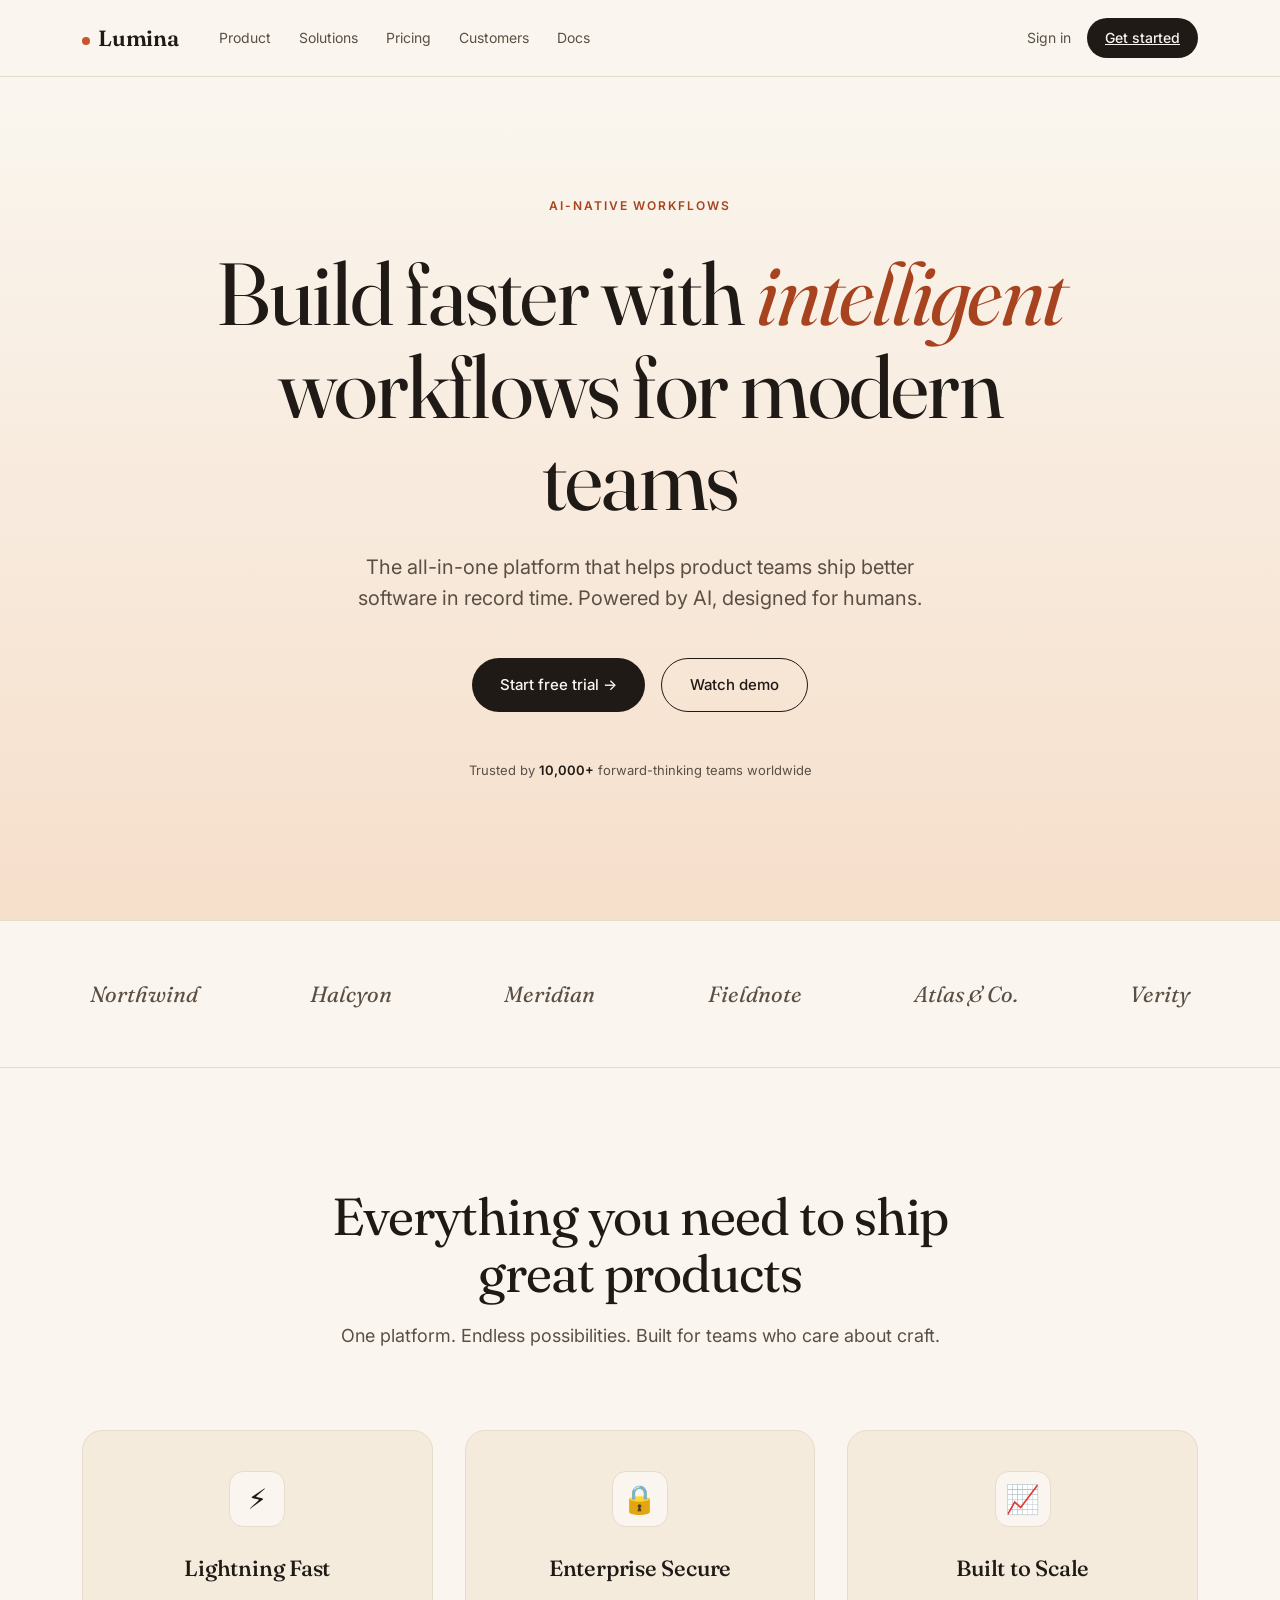
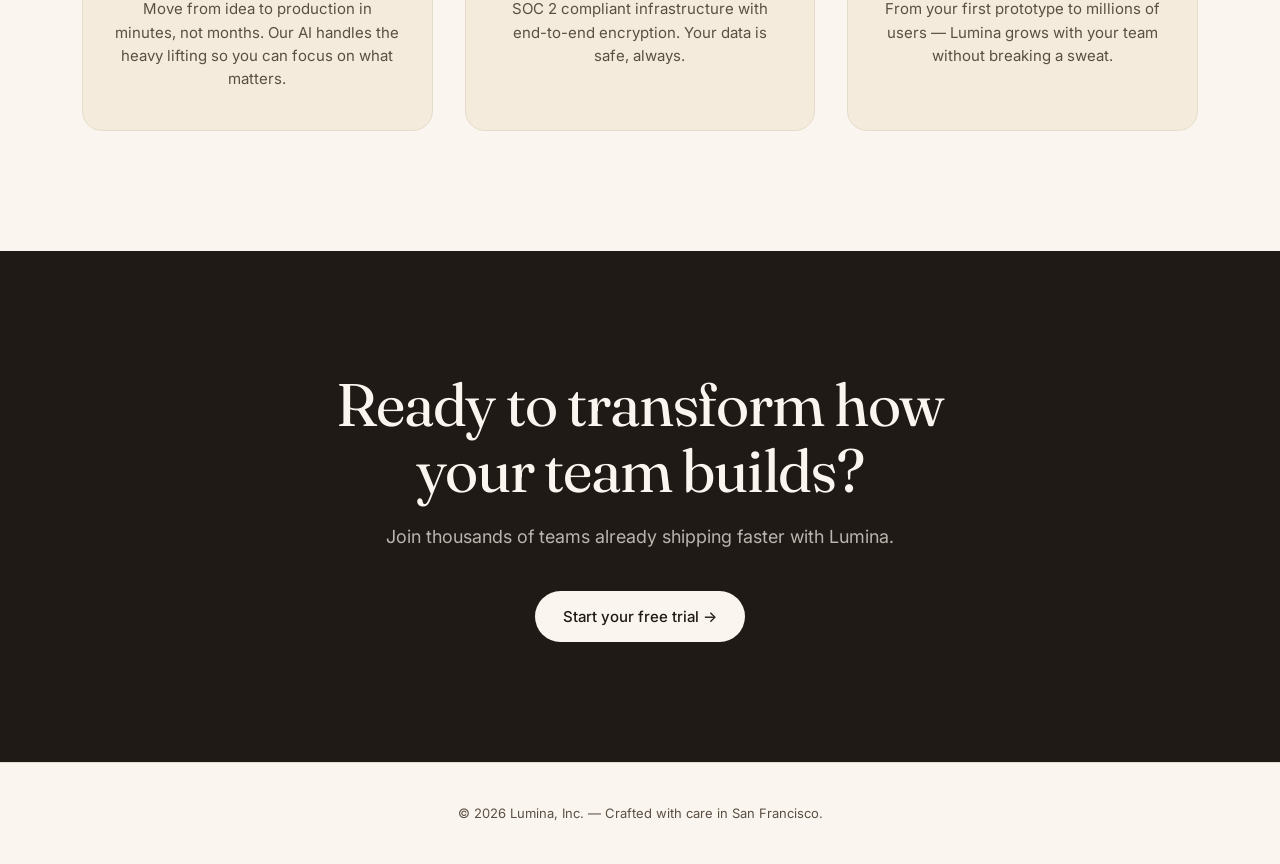
<file: impeccable-main/impeccable-main/demos/landing-demo/index.html>
<!doctype html>
<html lang="en">
<head>
<meta charset="utf-8" />
<meta name="viewport" content="width=device-width, initial-scale=1" />
<title>Lumina — Intelligent workflows for modern product teams</title>
<link rel="icon" href="data:," />
<link rel="preconnect" href="https://fonts.googleapis.com" />
<link rel="preconnect" href="https://fonts.gstatic.com" crossorigin />
<link href="https://fonts.googleapis.com/css2?family=Fraunces:opsz,wght@9..144,300;9..144,400;9..144,500;9..144,600;9..144,700&family=Inter:wght@400;500;600&display=swap" rel="stylesheet" />
<style>
  :root {
    --cream: #faf6ef;
    --cream-warm: #f4ebdc;
    --peach: #f6dfcb;
    --ink: #1f1a15;
    --soft: #5b4f44;
    --line: #e6dccb;
    --accent: #c8552b;
    --accent-deep: #a8431f;
  }
  * { box-sizing: border-box; }
  html, body { margin: 0; padding: 0; }
  body {
    font-family: 'Inter', system-ui, sans-serif;
    color: var(--ink);
    background: var(--cream);
    -webkit-font-smoothing: antialiased;
    line-height: 1.55;
  }
  .serif { font-family: 'Fraunces', Georgia, serif; font-optical-sizing: auto; }

  /* Nav */
  .nav {
    position: sticky; top: 0; z-index: 10;
    backdrop-filter: blur(10px);
    background: rgba(250, 246, 239, 0.85);
    border-bottom: 1px solid var(--line);
  }
  .nav-inner {
    max-width: 1180px; margin: 0 auto;
    padding: 18px 32px;
    display: flex; align-items: center; gap: 40px;
  }
  .logo {
    font-family: 'Fraunces', Georgia, serif;
    font-weight: 600; font-size: 22px;
    letter-spacing: -0.01em;
  }
  .logo-dot {
    display: inline-block; width: 8px; height: 8px;
    background: var(--accent); border-radius: 50%;
    margin-right: 8px; vertical-align: middle;
  }
  .nav-links { display: flex; gap: 28px; font-size: 14px; }
  .nav-links a { color: var(--soft); text-decoration: none; }
  .nav-cta { margin-left: auto; display: flex; gap: 16px; align-items: center; }
  .nav-cta a:not(.pill) { font-size: 14px; color: var(--soft); text-decoration: none; }
  .pill {
    background: var(--ink); color: var(--cream);
    padding: 9px 18px; border-radius: 999px;
    font-weight: 500; font-size: 14px;
  }

  /* Hero */
  .hero {
    background: linear-gradient(180deg, var(--cream) 0%, var(--peach) 100%);
    padding: 120px 32px 140px;
    text-align: center;
    position: relative;
    overflow: hidden;
  }
  .eyebrow {
    text-transform: uppercase;
    letter-spacing: 0.16em;
    font-size: 12px;
    font-weight: 600;
    color: var(--accent-deep);
    margin-bottom: 32px;
  }
  .h1 {
    font-family: 'Fraunces', Georgia, serif;
    font-weight: 400;
    font-size: clamp(48px, 7vw, 88px);
    line-height: 1.05;
    letter-spacing: -0.02em;
    max-width: 920px;
    margin: 0 auto 28px;
  }
  .h1 em { font-style: italic; color: var(--accent-deep); }
  .lede {
    font-size: 20px;
    color: var(--soft);
    max-width: 620px;
    margin: 0 auto 44px;
  }
  .ctas { display: flex; gap: 16px; justify-content: center; margin-bottom: 48px; }
  .btn {
    padding: 14px 28px;
    border-radius: 999px;
    font-weight: 500;
    font-size: 15px;
    text-decoration: none;
    display: inline-flex; align-items: center; gap: 8px;
    transition: transform 0.15s ease;
  }
  .btn-primary { background: var(--ink); color: var(--cream); }
  .btn-ghost { color: var(--ink); border: 1px solid var(--ink); }
  .btn:hover { transform: translateY(-1px); }
  .trust { font-size: 13px; color: var(--soft); }
  .trust strong { color: var(--ink); font-weight: 600; }

  /* Logo strip */
  .logos {
    padding: 56px 32px;
    border-top: 1px solid var(--line);
    border-bottom: 1px solid var(--line);
    background: var(--cream);
  }
  .logos-inner {
    max-width: 1100px; margin: 0 auto;
    display: flex; justify-content: space-between; align-items: center;
    flex-wrap: wrap; gap: 32px;
    font-family: 'Fraunces', Georgia, serif;
    font-style: italic; font-size: 22px; color: var(--soft);
  }

  /* Features */
  .features {
    padding: 120px 32px;
    max-width: 1180px;
    margin: 0 auto;
  }
  .features-head {
    text-align: center;
    max-width: 720px;
    margin: 0 auto 80px;
  }
  .features-head h2 {
    font-family: 'Fraunces', Georgia, serif;
    font-weight: 400;
    font-size: clamp(36px, 4.5vw, 52px);
    line-height: 1.1;
    letter-spacing: -0.02em;
    margin: 0 0 20px;
  }
  .features-head p { font-size: 18px; color: var(--soft); margin: 0; }
  .grid {
    display: grid;
    grid-template-columns: repeat(3, 1fr);
    gap: 32px;
  }
  .card {
    background: var(--cream-warm);
    border: 1px solid var(--line);
    border-radius: 20px;
    padding: 40px 32px;
    text-align: center;
  }
  .icon {
    width: 56px; height: 56px;
    border-radius: 14px;
    background: var(--cream);
    border: 1px solid var(--line);
    display: inline-flex; align-items: center; justify-content: center;
    font-size: 28px;
    margin-bottom: 24px;
  }
  .card h3 {
    font-family: 'Fraunces', Georgia, serif;
    font-weight: 500;
    font-size: 22px;
    margin: 0 0 12px;
    letter-spacing: -0.01em;
  }
  .card p {
    font-size: 15px;
    color: var(--soft);
    margin: 0;
  }

  /* CTA */
  .cta-section {
    background: var(--ink);
    color: var(--cream);
    padding: 120px 32px;
    text-align: center;
  }
  .cta-section h2 {
    font-family: 'Fraunces', Georgia, serif;
    font-weight: 400;
    font-size: clamp(36px, 5vw, 60px);
    line-height: 1.1;
    letter-spacing: -0.02em;
    margin: 0 0 20px;
    max-width: 720px;
    margin-left: auto; margin-right: auto;
  }
  .cta-section p {
    font-size: 18px;
    color: rgba(250, 246, 239, 0.7);
    margin: 0 auto 40px;
    max-width: 540px;
  }
  .cta-section .btn-primary {
    background: var(--cream);
    color: var(--ink);
  }

  /* Footer */
  .footer {
    padding: 40px 32px;
    text-align: center;
    font-size: 13px;
    color: var(--soft);
    border-top: 1px solid var(--line);
    background: var(--cream);
  }
</style>
</head>
<body>

<nav class="nav">
  <div class="nav-inner">
    <div class="logo"><span class="logo-dot"></span>Lumina</div>
    <div class="nav-links">
      <a href="#">Product</a>
      <a href="#">Solutions</a>
      <a href="#">Pricing</a>
      <a href="#">Customers</a>
      <a href="#">Docs</a>
    </div>
    <div class="nav-cta">
      <a href="#">Sign in</a>
      <a href="#" class="pill">Get started</a>
    </div>
  </div>
</nav>





<section class="hero">
  <div class="eyebrow">AI-native workflows</div>
  <h1 class="h1">Build faster with <em>intelligent</em> workflows for modern teams</h1>
  <p class="lede">The all-in-one platform that helps product teams ship better software in record time. Powered by AI, designed for humans.</p>
  <div class="ctas">
    <a href="#" class="btn btn-primary">Start free trial →</a>
    <a href="#" class="btn btn-ghost">Watch demo</a>
  </div>
  <div class="trust">Trusted by <strong>10,000+</strong> forward-thinking teams worldwide</div>
</section>





<section class="logos">
  <div class="logos-inner">
    <span>Northwind</span>
    <span>Halcyon</span>
    <span>Meridian</span>
    <span>Fieldnote</span>
    <span>Atlas &amp; Co.</span>
    <span>Verity</span>
  </div>
</section>

<section class="features">
  <div class="features-head">
    <h2>Everything you need to ship great products</h2>
    <p>One platform. Endless possibilities. Built for teams who care about craft.</p>
  </div>

  <div class="grid">
    <div class="card">
      <div class="icon">⚡</div>
      <h3>Lightning Fast</h3>
      <p>Move from idea to production in minutes, not months. Our AI handles the heavy lifting so you can focus on what matters.</p>
    </div>
    <div class="card">
      <div class="icon">🔒</div>
      <h3>Enterprise Secure</h3>
      <p>SOC 2 compliant infrastructure with end-to-end encryption. Your data is safe, always.</p>
    </div>
    <div class="card">
      <div class="icon">📈</div>
      <h3>Built to Scale</h3>
      <p>From your first prototype to millions of users — Lumina grows with your team without breaking a sweat.</p>
    </div>
  </div>

</section>


<section class="cta-section">
  <h2>Ready to transform how your team builds?</h2>
  <p>Join thousands of teams already shipping faster with Lumina.</p>
  <a href="#" class="btn btn-primary">Start your free trial →</a>
</section>


<footer class="footer">
  © 2026 Lumina, Inc. — Crafted with care in San Francisco.
</footer>

</body>
</html>
</file>
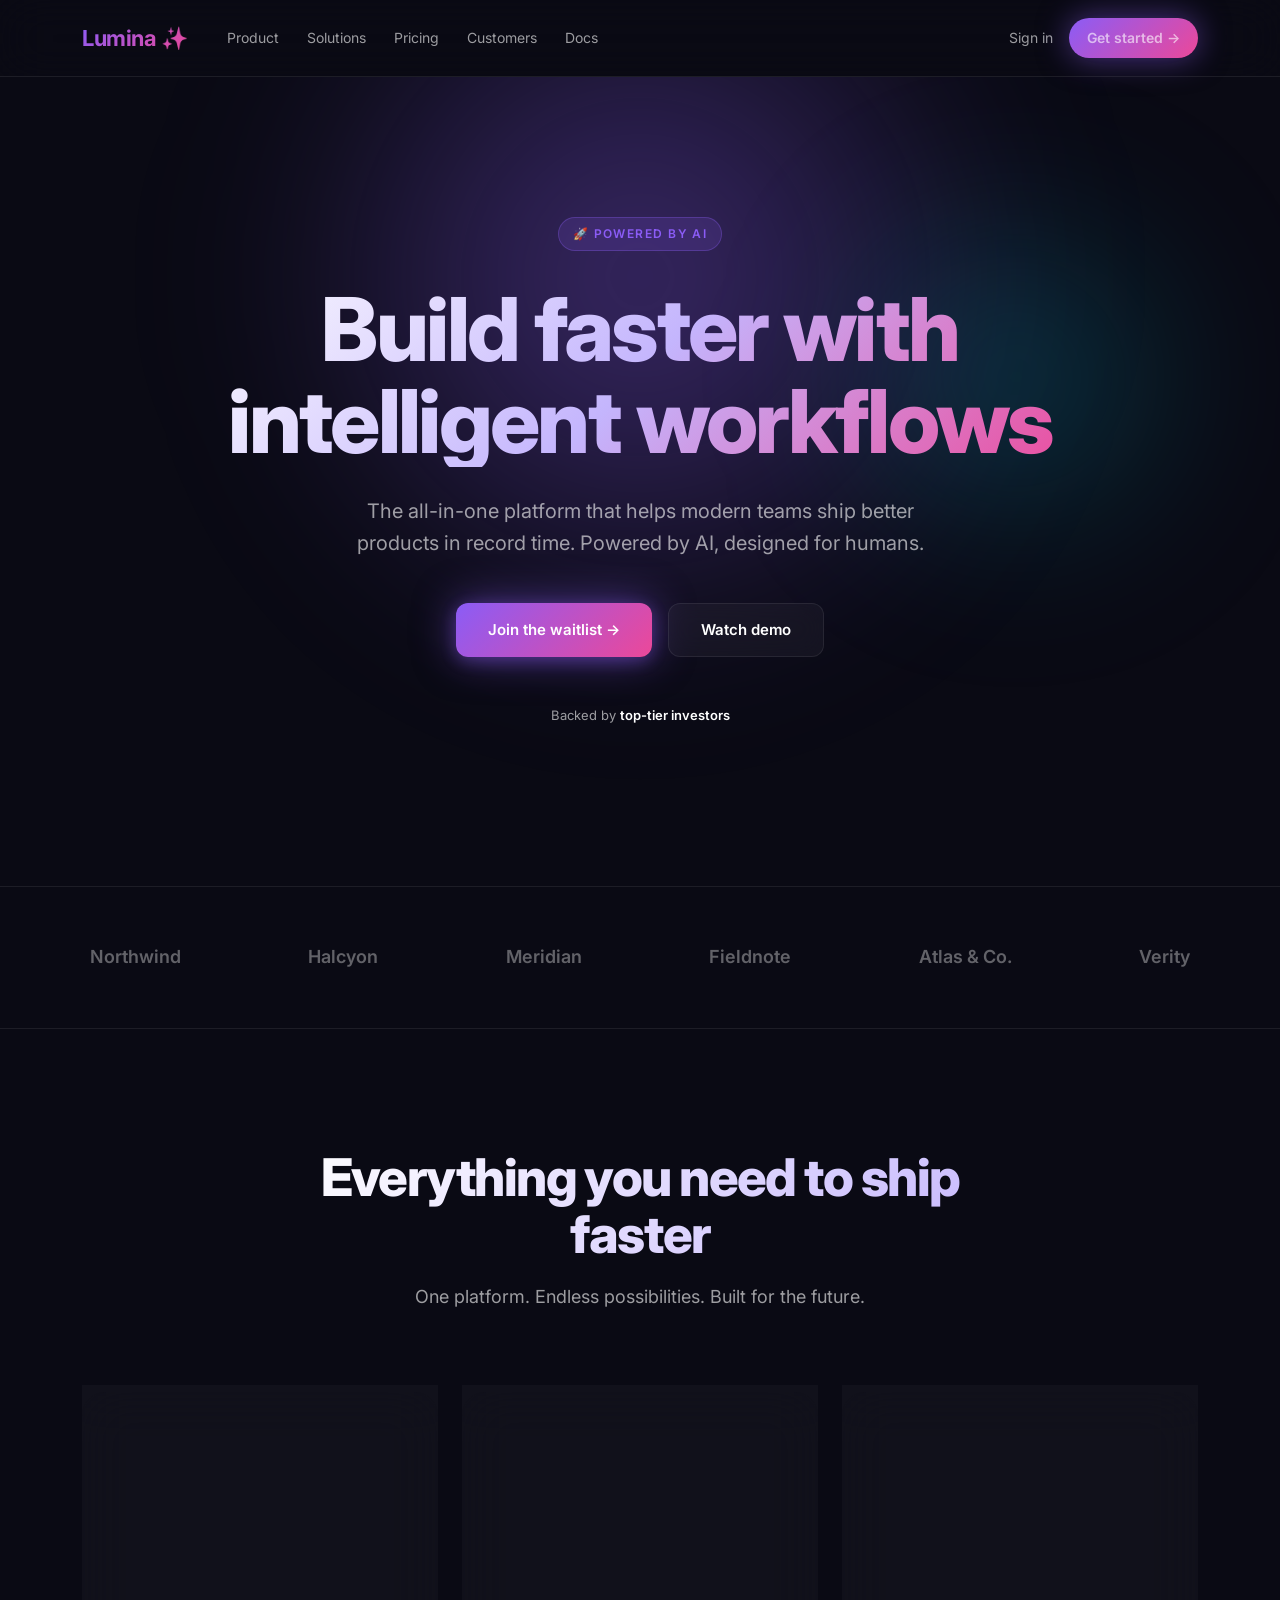
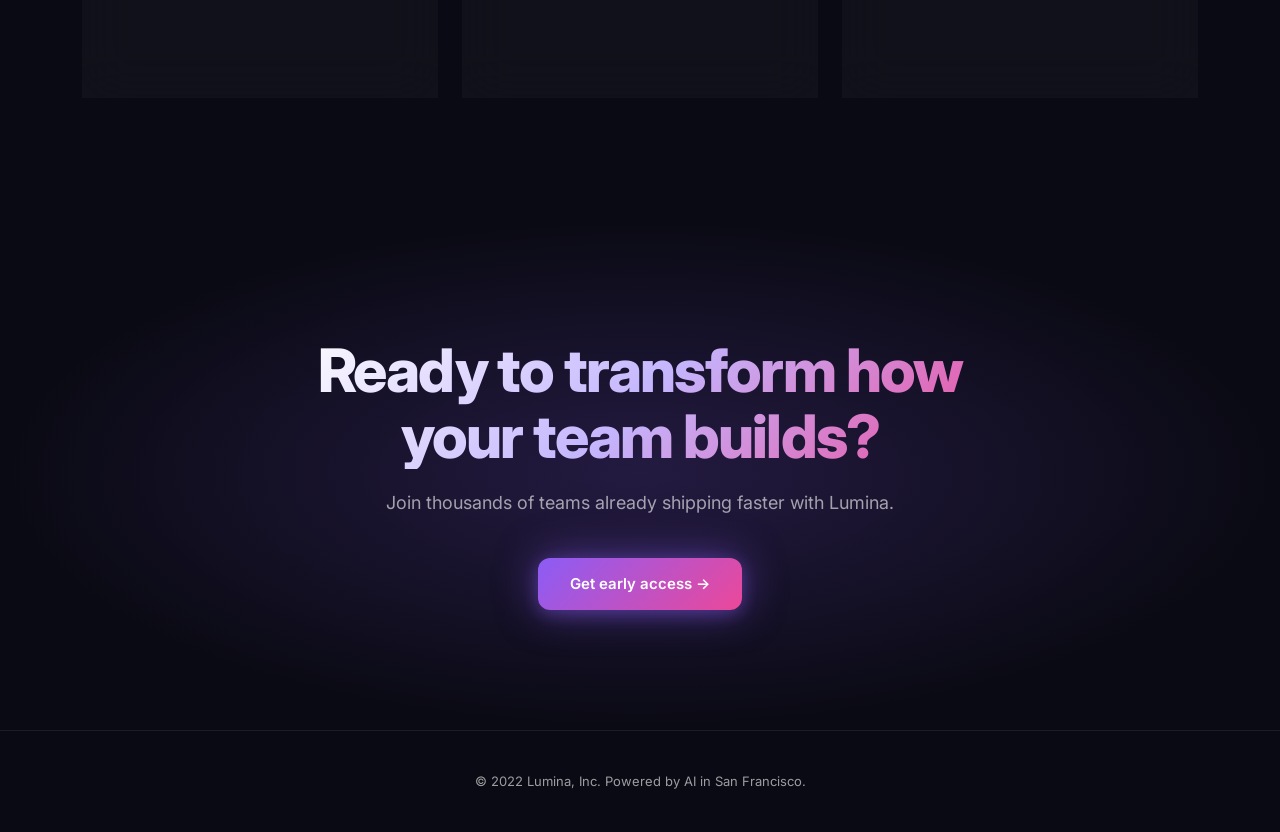
<file: impeccable-main/impeccable-main/demos/landing-demo/classic/index.html>
<!doctype html>
<html lang="en">
<head>
<meta charset="utf-8" />
<meta name="viewport" content="width=device-width, initial-scale=1" />
<title>Lumina — The future of intelligent workflows</title>
<link rel="icon" href="data:," />
<link rel="preconnect" href="https://fonts.googleapis.com" />
<link rel="preconnect" href="https://fonts.gstatic.com" crossorigin />
<link href="https://fonts.googleapis.com/css2?family=Inter:wght@400;500;600;700;800&display=swap" rel="stylesheet" />
<style>
  :root {
    --bg: #0a0a14;
    --bg-elev: #14141f;
    --text: #ffffff;
    --text-muted: rgba(255, 255, 255, 0.6);
    --border: rgba(255, 255, 255, 0.08);
    --purple: #8b5cf6;
    --violet: #7c3aed;
    --pink: #ec4899;
    --cyan: #06b6d4;
  }
  * { box-sizing: border-box; }
  html, body { margin: 0; padding: 0; }
  body {
    font-family: 'Inter', system-ui, sans-serif;
    color: var(--text);
    background: var(--bg);
    -webkit-font-smoothing: antialiased;
    line-height: 1.6;
    overflow-x: hidden;
  }

  /* Nav */
  .nav {
    position: sticky; top: 0; z-index: 10;
    backdrop-filter: blur(24px);
    background: rgba(10, 10, 20, 0.6);
    border-bottom: 1px solid var(--border);
  }
  .nav-inner {
    max-width: 1180px; margin: 0 auto;
    padding: 18px 32px;
    display: flex; align-items: center; gap: 40px;
  }
  .logo {
    font-weight: 700; font-size: 22px;
    letter-spacing: -0.02em;
    background: linear-gradient(135deg, var(--purple), var(--pink));
    -webkit-background-clip: text;
    background-clip: text;
    color: transparent;
  }
  .nav-links { display: flex; gap: 28px; font-size: 14px; }
  .nav-links a { color: var(--text-muted); text-decoration: none; }
  .nav-cta { margin-left: auto; display: flex; gap: 16px; align-items: center; }
  .nav-cta a { font-size: 14px; color: var(--text-muted); text-decoration: none; }
  .pill {
    background: linear-gradient(135deg, var(--purple), var(--pink));
    color: #fff;
    padding: 9px 18px; border-radius: 999px;
    font-weight: 600; font-size: 14px;
    box-shadow: 0 0 32px rgba(139, 92, 246, 0.5);
  }

  /* Hero */
  .hero {
    padding: 140px 32px 160px;
    text-align: center;
    position: relative;
    overflow: hidden;
  }
  .hero::before {
    content: '';
    position: absolute;
    top: -200px; left: 50%;
    transform: translateX(-50%);
    width: 800px; height: 800px;
    background: radial-gradient(circle, rgba(139, 92, 246, 0.4) 0%, transparent 70%);
    filter: blur(80px);
    z-index: 0;
  }
  .hero::after {
    content: '';
    position: absolute;
    top: 100px; right: 5%;
    width: 400px; height: 400px;
    background: radial-gradient(circle, rgba(6, 182, 212, 0.3) 0%, transparent 70%);
    filter: blur(80px);
    z-index: 0;
  }
  .hero > * { position: relative; z-index: 1; }
  .eyebrow {
    display: inline-block;
    padding: 6px 14px;
    border-radius: 999px;
    background: rgba(139, 92, 246, 0.15);
    border: 1px solid rgba(139, 92, 246, 0.3);
    color: var(--purple);
    text-transform: uppercase;
    letter-spacing: 0.12em;
    font-size: 12px;
    font-weight: 600;
    margin-bottom: 32px;
  }
  .h1 {
    font-weight: 800;
    font-size: clamp(48px, 7vw, 88px);
    line-height: 1.05;
    letter-spacing: -0.03em;
    max-width: 920px;
    margin: 0 auto 28px;
    background: linear-gradient(135deg, #ffffff 0%, #c4b5fd 50%, var(--pink) 100%);
    -webkit-background-clip: text;
    background-clip: text;
    color: transparent;
  }
  .lede {
    font-size: 20px;
    color: var(--text-muted);
    max-width: 620px;
    margin: 0 auto 44px;
  }
  .ctas { display: flex; gap: 16px; justify-content: center; margin-bottom: 48px; }
  .btn {
    padding: 14px 32px;
    border-radius: 12px;
    font-weight: 600;
    font-size: 15px;
    text-decoration: none;
    display: inline-flex; align-items: center; gap: 8px;
    transition: all 0.2s ease;
    border: 0;
  }
  .btn-primary {
    background: linear-gradient(135deg, var(--purple), var(--pink));
    color: #fff;
    box-shadow: 0 0 40px rgba(139, 92, 246, 0.5), 0 4px 16px rgba(139, 92, 246, 0.3);
  }
  .btn-primary:hover {
    transform: translateY(-2px);
    box-shadow: 0 0 60px rgba(139, 92, 246, 0.7);
  }
  .btn-ghost {
    color: #fff;
    border: 1px solid var(--border);
    background: rgba(255, 255, 255, 0.04);
    backdrop-filter: blur(12px);
  }
  .trust { font-size: 13px; color: var(--text-muted); }
  .trust strong { color: #fff; font-weight: 600; }

  /* Logo strip */
  .logos {
    padding: 56px 32px;
    border-top: 1px solid var(--border);
    border-bottom: 1px solid var(--border);
  }
  .logos-inner {
    max-width: 1100px; margin: 0 auto;
    display: flex; justify-content: space-between; align-items: center;
    flex-wrap: wrap; gap: 32px;
    font-weight: 600; font-size: 18px; color: var(--text-muted);
    opacity: 0.6;
  }

  /* Features */
  .features {
    padding: 120px 32px;
    max-width: 1180px;
    margin: 0 auto;
    position: relative;
  }
  .features-head {
    text-align: center;
    max-width: 720px;
    margin: 0 auto 80px;
  }
  .features-head h2 {
    font-weight: 800;
    font-size: clamp(36px, 4.5vw, 52px);
    line-height: 1.1;
    letter-spacing: -0.03em;
    margin: 0 0 20px;
    background: linear-gradient(135deg, #fff, #c4b5fd);
    -webkit-background-clip: text;
    background-clip: text;
    color: transparent;
  }
  .features-head p { font-size: 18px; color: var(--text-muted); margin: 0; }
  .grid {
    display: grid;
    grid-template-columns: repeat(3, 1fr);
    gap: 24px;
  }
  .card {
    background: rgba(255, 255, 255, 0.03);
    backdrop-filter: blur(24px);
    border: 1px solid var(--border);
    border-radius: 24px;
    padding: 40px 32px;
    text-align: center;
    transition: all 0.3s ease;
  }
  .card:hover {
    border-color: rgba(139, 92, 246, 0.3);
    background: rgba(139, 92, 246, 0.04);
    transform: translateY(-4px);
  }
  .icon {
    width: 56px; height: 56px;
    border-radius: 16px;
    background: linear-gradient(135deg, var(--purple), var(--pink));
    display: inline-flex; align-items: center; justify-content: center;
    font-size: 28px;
    margin-bottom: 24px;
    box-shadow: 0 0 32px rgba(139, 92, 246, 0.4);
  }
  .card h3 {
    font-weight: 700;
    font-size: 22px;
    margin: 0 0 12px;
    letter-spacing: -0.02em;
    color: #fff;
  }
  .card p {
    font-size: 15px;
    color: var(--text-muted);
    margin: 0;
  }

  /* CTA */
  .cta-section {
    padding: 120px 32px;
    text-align: center;
    position: relative;
    overflow: hidden;
  }
  .cta-section::before {
    content: '';
    position: absolute;
    inset: 0;
    background: radial-gradient(ellipse at center, rgba(139, 92, 246, 0.2) 0%, transparent 70%);
  }
  .cta-section > * { position: relative; }
  .cta-section h2 {
    font-weight: 800;
    font-size: clamp(36px, 5vw, 60px);
    line-height: 1.1;
    letter-spacing: -0.03em;
    margin: 0 0 20px;
    max-width: 720px;
    margin-left: auto; margin-right: auto;
    background: linear-gradient(135deg, #fff, #c4b5fd, var(--pink));
    -webkit-background-clip: text;
    background-clip: text;
    color: transparent;
  }
  .cta-section p {
    font-size: 18px;
    color: var(--text-muted);
    margin: 0 auto 40px;
    max-width: 540px;
  }

  /* Footer */
  .footer {
    padding: 40px 32px;
    text-align: center;
    font-size: 13px;
    color: var(--text-muted);
    border-top: 1px solid var(--border);
  }
</style>
</head>
<body>
  <nav class="nav">
    <div class="nav-inner">
      <div class="logo">Lumina ✨</div>
      <div class="nav-links">
        <a href="#">Product</a>
        <a href="#">Solutions</a>
        <a href="#">Pricing</a>
        <a href="#">Customers</a>
        <a href="#">Docs</a>
      </div>
      <div class="nav-cta">
        <a href="#">Sign in</a>
        <a href="#" class="pill">Get started →</a>
      </div>
    </div>
  </nav>

  <section class="hero">
    <div class="eyebrow">🚀 Powered by AI</div>
    <h1 class="h1">Build faster with intelligent workflows</h1>
    <p class="lede">The all-in-one platform that helps modern teams ship better products in record time. Powered by AI, designed for humans.</p>
    <div class="ctas">
      <a href="#" class="btn btn-primary">Join the waitlist →</a>
      <a href="#" class="btn btn-ghost">Watch demo</a>
    </div>
    <div class="trust">Backed by <strong>top-tier investors</strong></div>
  </section>

  <section class="logos">
    <div class="logos-inner">
      <span>Northwind</span>
      <span>Halcyon</span>
      <span>Meridian</span>
      <span>Fieldnote</span>
      <span>Atlas &amp; Co.</span>
      <span>Verity</span>
    </div>
  </section>

  <section class="features">
    <div class="features-head">
      <h2>Everything you need to ship faster</h2>
      <p>One platform. Endless possibilities. Built for the future.</p>
    </div>
    <div class="grid">
      <div class="card">
        <div class="icon">⚡</div>
        <h3>Lightning Fast</h3>
        <p>Move from idea to production in minutes, not months. Our AI handles the heavy lifting so you can focus on what matters.</p>
      </div>
      <div class="card">
        <div class="icon">🔒</div>
        <h3>Enterprise Secure</h3>
        <p>SOC 2 compliant infrastructure with end-to-end encryption. Your data is safe, always.</p>
      </div>
      <div class="card">
        <div class="icon">📈</div>
        <h3>Built to Scale</h3>
        <p>From your first prototype to millions of users, Lumina grows with your team without breaking a sweat.</p>
      </div>
    </div>
  </section>

  <section class="cta-section">
    <h2>Ready to transform how your team builds?</h2>
    <p>Join thousands of teams already shipping faster with Lumina.</p>
    <a href="#" class="btn btn-primary">Get early access →</a>
  </section>

  <footer class="footer">
    © 2022 Lumina, Inc. Powered by AI in San Francisco.
  </footer>
</body>
</html>
</file>
